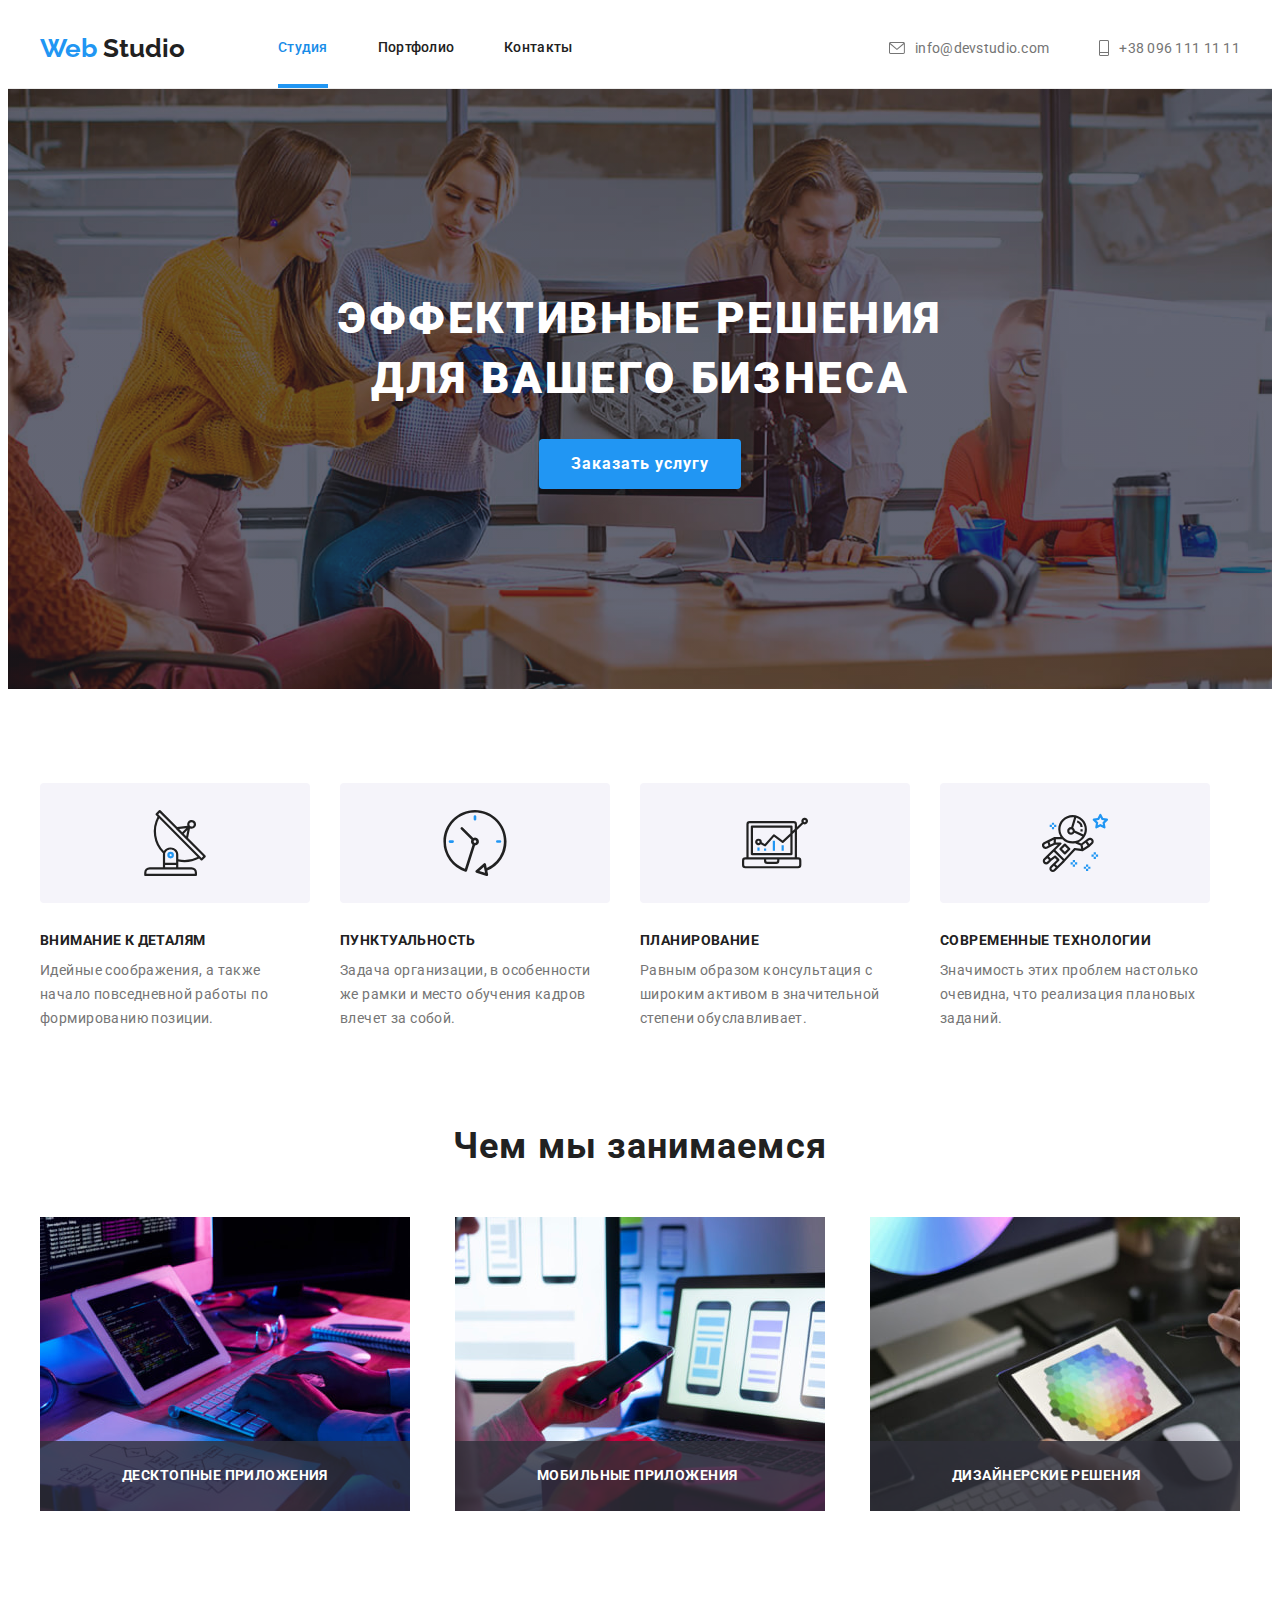
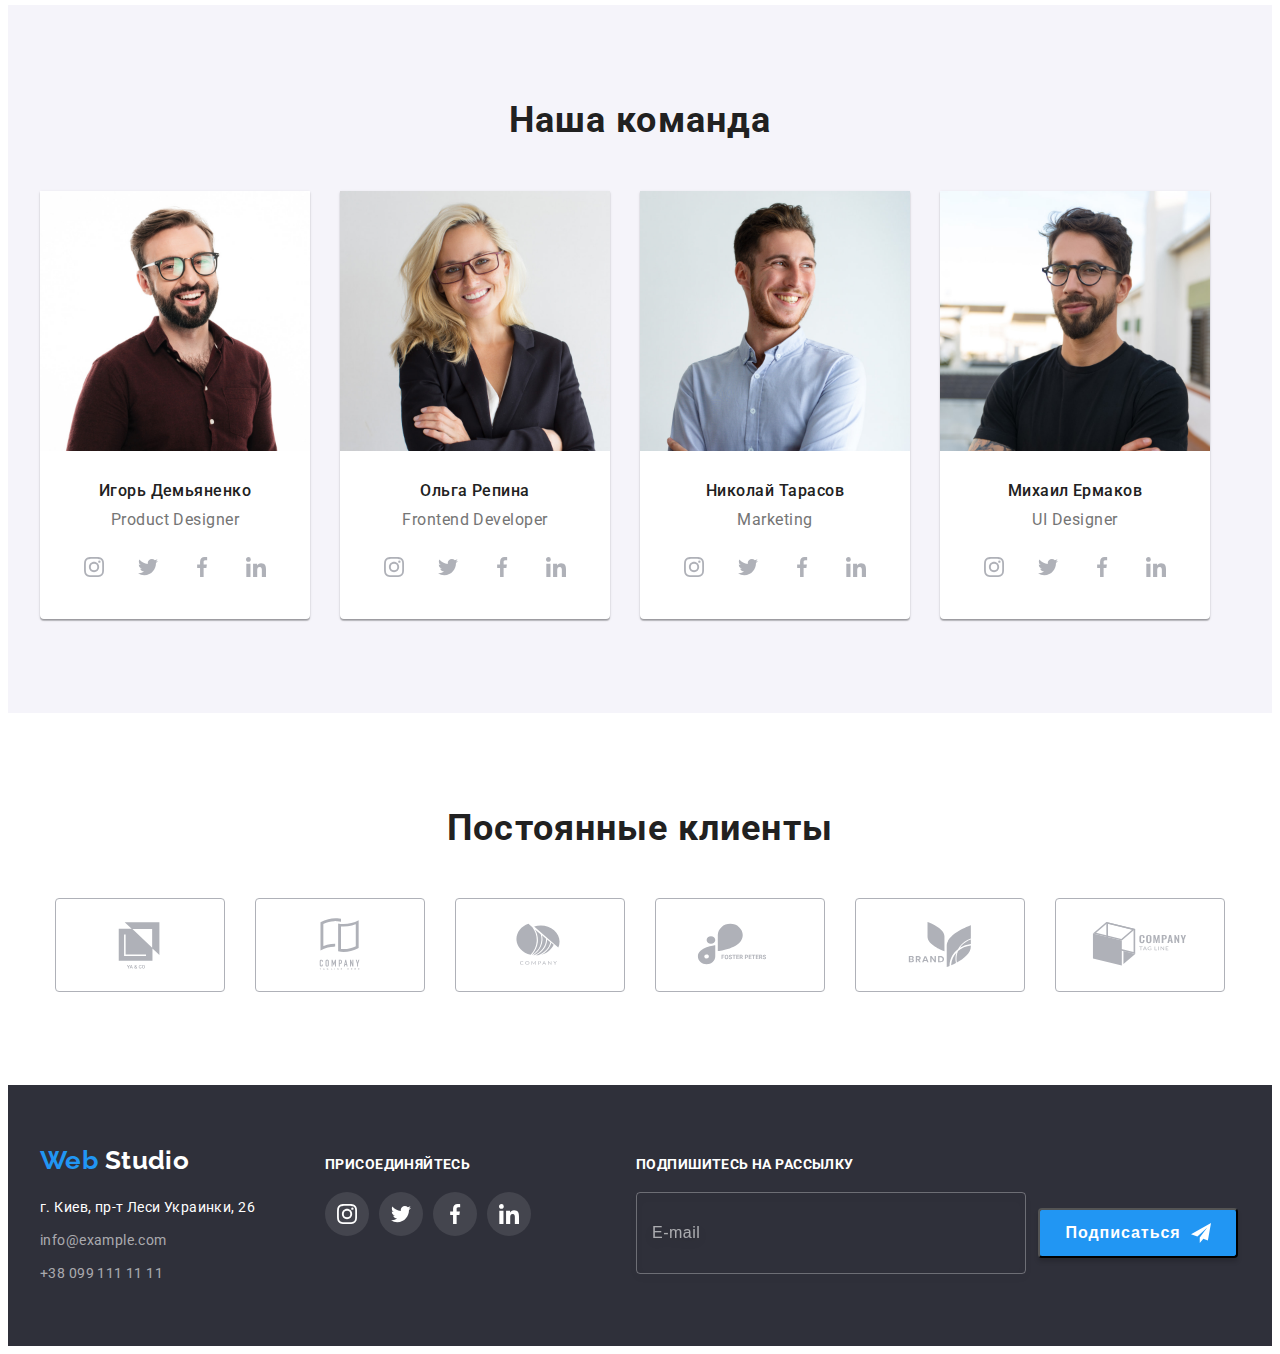
<file: index.html>
<!DOCTYPE html>
<html lang="ru">
	<head>
		<meta charset="UTF-8" />
		<meta http-equiv="X-UA-Compatible" content="IE=edge" />
		<meta name="viewport" content="width=device-width, initial-scale=1.0" />
		<title>Document</title>
		<!-- project fonts -->
		<link rel="preconnect" href="https://fonts.googleapis.com" />
		<link rel="preconnect" href="https://fonts.gstatic.com" crossorigin />
		<link
			href="https://fonts.googleapis.com/css2?family=Raleway:wght@700&family=Roboto:wght@400;500;700;900&display=swap"
			rel="stylesheet"
		/>
		<link
			rel="stylesheet"
			href="https://cdnjs.cloudflare.com/ajax/libs/modern-normalize/1.1.0/modern-normalize.min.css"
			integrity="sha512-wpPYUAdjBVSE4KJnH1VR1HeZfpl1ub8YT/NKx4PuQ5NmX2tKuGu6U/JRp5y+Y8XG2tV+wKQpNHVUX03MfMFn9Q=="
			crossorigin="anonymous"
			referrerpolicy="no-referrer"
		/>
		<link rel="stylesheet" href="./css/styles.css" />
	</head>
	<body>
		<!-- site head -->
		<header class="head">
			<div class="container head-container">
				<nav class="head-base-nav">
					<a class="site-logo" href="index.html" lang="en">
						Web
						<span class="site-logo-part">Studio</span>
					</a>
					<ul class="navigation">
						<li class="navigation-list">
							<a class="navigation-links current" href="index.html">Студия</a>
						</li>
						<li class="navigation-list"><a class="navigation-links" href="./portfolio.html">Портфолио</a></li>
						<li class="navigation-list"><a class="navigation-links" href="#">Контакты</a></li>
					</ul>
				</nav>
				<ul class="head-contacts">
					<li class="head-contacts-list">
						<a class="navigation-contacts" href="mailto:info@devstudio.com">
							<svg class="mail-logo" width="16" height="12">
								<use href="./images/sprite.svg#icon-envelope"></use>
							</svg>
							info@devstudio.com
						</a>
					</li>
					<li class="head-contacts-list">
						<a class="navigation-contacts" href="tel:+380961111111">
							<svg class="phone-icon" width="10" height="16">
								<use href="./images/sprite.svg#icon-phone"></use>
							</svg>
							+38 096 111 11 11
						</a>
					</li>
				</ul>
			</div>
		</header>
		<main>
			<!-- heroic -->
			<section class="heroic">
				<div class="container hero-container">
					<h1 class="heroic-header">Эффективные решения для вашего бизнеса</h1>
					<button class="heroic-button" type="button" data-modal-open>Заказать услугу</button>
					<div class="backdrop is-hidden" data-modal>
						<div class="modal-wrapper">
							<strong class="modal-form-title">Оставьте свои данные, мы вам перезвоним</strong>
							<form class="modal-form">
								<!-- user data -->
								<ul class="form-list">
									<li class="form-element">
										<label class="form-element-label">
											<span class="form-label">Имя</span>
											<input class="form-element-input" type="text" name="user-name" />
											<svg class="form-icon" width="12" height="12">
												<use href="./images/sprite.svg#modal-person"></use>
											</svg>
										</label>
									</li>
									<li class="form-element">
										<label class="form-element-label">
											<span class="form-label">Телефон</span>
											<input class="form-element-input" type="tel" name="user-phone" />
											<svg class="form-icon" width="13" height="13">
												<use href="./images/sprite.svg#modal-phone"></use>
											</svg>
										</label>
									</li>
									<li class="form-element">
										<label class="form-element-label">
											<span class="form-label">Почта</span>
											<input class="form-element-input" type="email" name="user-mail" />
											<svg class="form-icon" width="15" height="12">
												<use href="./images/sprite.svg#modal-mail"></use>
											</svg>
										</label>
									</li>

									<!-- Comments block -->
									<li class="modal-form-comment">
										<label class="form-element-label">
											<span class="form-label">Комментарий</span>
											<textarea
												class="comment-area"
												name="textarea"
												cols="30"
												rows="10"
												placeholder="Введите текст"
											></textarea>
										</label>
									</li>
								</ul>
								<!-- Policy agreement form -->
								<label class="form-policy-group" for="conditions">
									<input class="checkbox visually-hidden" type="checkbox" name="conditions-agreement" id="conditions" />
									<span class="custom-checkbox">
										<svg class="custom-checkbox-icon" width="11" height="8">
											<use href="./images/check.svg#icon-Vector"></use>
										</svg>
									</span>
									<span class="form-policy-description">
										Соглашаюсь с рассылкой и принимаю
										<span><a class="policy-link" href="#">Условия договора</a></span>
									</span>
								</label>

								<!-- Submit button -->
								<button class="submit-btn" type="submit">Отправить</button>
								<!-- exit form button -->
								<button class="modal-btn" type="button" data-modal-close>
									<svg class="modal-close-btn" width="11" height="11">
										<use href="./images/close.svg#close"></use>
									</svg>
								</button>
							</form>
						</div>
					</div>
				</div>
			</section>
			<!-- our feauters -->
			<section class="feauters section">
				<div class="container">
					<h2 class="feauters-head" hidden>Наши особенности</h2>
					<ul class="feauters-list">
						<li class="features-list-block">
							<div class="feauters-icon-container">
								<svg width="66" height="70">
									<use href="./images/feauters.svg#icon-antenna"></use>
								</svg>
							</div>

							<h3 class="feauters-chapters">Внимание к деталям</h3>

							<p class="feauters-text">
								Идейные соображения, а также начало повседневной работы по формированию позиции.
							</p>
						</li>
						<li class="features-list-block">
							<div class="feauters-icon-container">
								<svg width="66" height="70">
									<use href="./images/feauters.svg#icon-clock"></use>
								</svg>
							</div>

							<h3 class="feauters-chapters">Пунктуальность</h3>

							<p class="feauters-text">
								Задача организации, в особенности же рамки и место обучения кадров влечет за собой.
							</p>
						</li>
						<li class="features-list-block">
							<div class="feauters-icon-container">
								<svg width="66" height="70">
									<use href="./images/feauters.svg#icon-diagram"></use>
								</svg>
							</div>
							<h3 class="feauters-chapters">Планирование</h3>
							<p class="feauters-text">
								Равным образом консультация с широким активом в значительной степени обуславливает.
							</p>
						</li>
						<li class="features-list-block">
							<div class="feauters-icon-container">
								<svg width="66" height="70">
									<use href="./images/feauters.svg#icon-astronaut"></use>
								</svg>
							</div>

							<h3 class="feauters-chapters">Современные технологии</h3>

							<p class="feauters-text">Значимость этих проблем настолько очевидна, что реализация плановых заданий.</p>
						</li>
					</ul>
				</div>
			</section>
			<!-- our activities  -->
			<section class="activities section">
				<div class="container">
					<h2 class="activities-head">Чем мы занимаемся</h2>
					<ul class="activities-list">
						<li class="activities-imagies">
							<img
								class="activities-img"
								src="./images/activities/img1.jpg"
								alt="Разработка бизнес сайтов"
								width="370"
							/>
							<p class="activities-imagies-description">Десктопные приложения</p>
						</li>
						<li class="activities-imagies">
							<img src="./images/activities/img2.jpg" alt="Адаптивная верстка" width="370" />
							<p class="activities-imagies-description">Мобильные приложения</p>
						</li>
						<li class="activities-imagies">
							<img src="./images/activities/img3.jpg" alt="Разработка дизайна сайта" width="370" />
							<p class="activities-imagies-description">Дизайнерские решения</p>
						</li>
					</ul>
				</div>
			</section>
			<!-- our team -->
			<section class="team section">
				<div class="container">
					<h2 class="team-head">Наша команда</h2>
					<ul class="team-list">
						<li class="team-member">
							<img src="./images/team/igor-demjanenko.jpg" alt="Product Designer" width="270" />
							<div class="team-member-info">
								<h3 class="team-member-name">Игорь Демьяненко</h3>
								<p class="team-member-position" lang="en">Product Designer</p>
								<ul class="team-social-links">
									<li class="team-social-items">
										<a class="team-social-link" href="#" rel="noopener noreferrer" aria-label="иконка Instagramm">
											<svg class="team-social-icon" width="20" height="20">
												<use href="./images/sprite.svg#icon-instagram"></use>
											</svg>
										</a>
									</li>
									<li class="team-social-items">
										<a class="team-social-link" href="#" rel="noopener noreferrer" aria-label="иконка Twitter">
											<svg class="team-social-icon" width="20" height="20">
												<use href="./images/sprite.svg#icon-twitter"></use>
											</svg>
										</a>
									</li>
									<li class="team-social-items">
										<a class="team-social-link" href="#" rel="noopener noreferrer" aria-label="иконка Facebook">
											<svg class="team-social-icon" width="20" height="20">
												<use href="./images/sprite.svg#icon-facebook"></use>
											</svg>
										</a>
									</li>
									<li class="team-social-items">
										<a class="team-social-link" href="#" rel="noopener noreferrer" aria-label="иконка LinkedIn">
											<svg class="team-social-icon" width="20" height="20">
												<use href="./images/sprite.svg#icon-linkedin"></use>
											</svg>
										</a>
									</li>
								</ul>
							</div>
						</li>
						<li class="team-member">
							<img src="./images/team/olga-repina.jpg" alt="Frontend Developer" width="270" />
							<div class="team-member-info">
								<h3 class="team-member-name">Ольга Репина</h3>
								<p class="team-member-position" lang="en">Frontend Developer</p>
								<ul class="team-social-links">
									<li class="team-social-items">
										<a class="team-social-link" href="#" rel="noopener noreferrer" aria-label="иконка Instagramm">
											<svg class="team-social-icon" width="20" height="20">
												<use href="./images/sprite.svg#icon-instagram"></use>
											</svg>
										</a>
									</li>
									<li class="team-social-items">
										<a class="team-social-link" href="#" rel="noopener noreferrer" aria-label="иконка Twitter">
											<svg class="team-social-icon" width="20" height="20">
												<use href="./images/sprite.svg#icon-twitter"></use>
											</svg>
										</a>
									</li>
									<li class="team-social-items">
										<a class="team-social-link" href="#" rel="noopener noreferrer" aria-label="иконка Facebook">
											<svg class="team-social-icon" width="20" height="20">
												<use href="./images/sprite.svg#icon-facebook"></use>
											</svg>
										</a>
									</li>
									<li class="team-social-items">
										<a class="team-social-link" href="#" rel="noopener noreferrer" aria-label="иконка LinkedIn">
											<svg class="team-social-icon" width="20" height="20">
												<use href="./images/sprite.svg#icon-linkedin"></use>
											</svg>
										</a>
									</li>
								</ul>
							</div>
						</li>
						<li class="team-member">
							<img src="./images/team/nikolay-tarasov.jpg" alt="Marketing" width="270" />
							<div class="team-member-info">
								<h3 class="team-member-name">Николай Тарасов</h3>
								<p class="team-member-position" lang="en">Marketing</p>
								<ul class="team-social-links">
									<li class="team-social-items">
										<a class="team-social-link" href="#" rel="noopener noreferrer" aria-label="иконка Instagramm">
											<svg class="team-social-icon" width="20" height="20">
												<use href="./images/sprite.svg#icon-instagram"></use>
											</svg>
										</a>
									</li>
									<li class="team-social-items">
										<a class="team-social-link" href="#" rel="noopener noreferrer" aria-label="иконка Twitter">
											<svg class="team-social-icon" width="20" height="20">
												<use href="./images/sprite.svg#icon-twitter"></use>
											</svg>
										</a>
									</li>
									<li class="team-social-items">
										<a class="team-social-link" href="#" rel="noopener noreferrer" aria-label="иконка Facebook">
											<svg class="team-social-icon" width="20" height="20">
												<use href="./images/sprite.svg#icon-facebook"></use>
											</svg>
										</a>
									</li>
									<li class="team-social-items">
										<a class="team-social-link" href="#" rel="noopener noreferrer" aria-label="иконка LinkedIn">
											<svg class="team-social-icon" width="20" height="20">
												<use href="./images/sprite.svg#icon-linkedin"></use>
											</svg>
										</a>
									</li>
								</ul>
							</div>
						</li>
						<li class="team-member">
							<img src="./images/team/mikhail-ermakov.jpg" alt="Михаил Ермаков" width="270" />
							<div class="team-member-info">
								<h3 class="team-member-name">Михаил Ермаков</h3>
								<p class="team-member-position" lang="en">UI Designer</p>
								<ul class="team-social-links">
									<li class="team-social-items">
										<a class="team-social-link" href="#" rel="noopener noreferrer" aria-label="иконка Instagramm">
											<svg class="team-social-icon" width="20" height="20">
												<use href="./images/sprite.svg#icon-instagram"></use>
											</svg>
										</a>
									</li>
									<li class="team-social-items">
										<a class="team-social-link" href="#" rel="noopener noreferrer" aria-label="иконка Twitter">
											<svg class="team-social-icon" width="20" height="20">
												<use href="./images/sprite.svg#icon-twitter"></use>
											</svg>
										</a>
									</li>
									<li class="team-social-items">
										<a class="team-social-link" href="#" rel="noopener noreferrer" aria-label="иконка Facebook">
											<svg class="team-social-icon" width="20" height="20">
												<use href="./images/sprite.svg#icon-facebook"></use>
											</svg>
										</a>
									</li>
									<li class="team-social-items">
										<a class="team-social-link" href="#" rel="noopener noreferrer" aria-label="иконка LinkedIn">
											<svg class="team-social-icon" width="20" height="20">
												<use href="./images/sprite.svg#icon-linkedin"></use>
											</svg>
										</a>
									</li>
								</ul>
							</div>
						</li>
					</ul>
				</div>
			</section>
			<!-- our clients -->
			<section class="clients section">
				<div class="container">
					<h2 class="clients-header">Постоянные клиенты</h2>
					<ul class="clients-list">
						<li class="client-list-item">
							<a class="client-link" href="#">
								<svg class="client-item" width="106" height="60">
									<use href="./images/sprite.svg#icon-client-logo-1"></use>
								</svg>
							</a>
						</li>
						<li class="client-list-item">
							<a class="client-link" href="#">
								<svg class="client-item" width="106" height="60">
									<use href="./images/sprite.svg#icon-client-logo-2"></use>
								</svg>
							</a>
						</li>
						<li class="client-list-item">
							<a class="client-link" href="#">
								<svg class="client-item" width="106" height="60">
									<use href="./images/sprite.svg#icon-client-logo-3"></use>
								</svg>
							</a>
						</li>
						<li class="client-list-item">
							<a class="client-link" href="#">
								<svg class="client-item" width="106" height="60">
									<use href="./images/sprite.svg#icon-client-logo-4"></use>
								</svg>
							</a>
						</li>
						<li class="client-list-item">
							<a class="client-link" href="#">
								<svg class="client-item" width="106" height="60">
									<use href="./images/sprite.svg#icon-client-logo-5"></use>
								</svg>
							</a>
						</li>
						<li class="client-list-item">
							<a class="client-link" href="#">
								<svg class="client-item" width="106" height="60">
									<use href="./images/sprite.svg#icon-client-logo-6"></use>
								</svg>
							</a>
						</li>
					</ul>
				</div>
			</section>
		</main>
		<!-- footer -->
		<footer class="bottom">
			<div class="container bottom-container">
				<div class="bottom-address main">
					<a class="bottom-site-logo" href="index.html" lang="en">
						Web
						<span class="site-logo-part-2">Studio</span>
					</a>
					<address class="bottom-address">
						<p class="address">г. Киев, пр-т Леси Украинки, 26</p>
						<ul class="bottom-list">
							<li class="bottom-list-mail">
								<a class="bottom-nav-links" href="mailto:info@example.com">info@example.com</a>
							</li>
							<li>
								<a class="bottom-nav-links" href="tel:+380991111111">+38 099 111 11 11</a>
							</li>
						</ul>
					</address>
				</div>
				<div class="bottom-social">
					<p class="bottom-social-head">ПРИСОЕДИНЯЙТЕСЬ</p>
					<ul class="bottom-social-links">
						<li class="team-social-items">
							<a
								class="team-social-link bottom-social-link"
								href="#"
								rel="noopener noreferrer"
								aria-label="иконка Instagramm"
							>
								<svg class="team-social-icon" width="20" height="20">
									<use href="./images/sprite.svg#icon-instagram"></use>
								</svg>
							</a>
						</li>
						<li class="team-social-items">
							<a
								class="team-social-link bottom-social-link"
								href="#"
								rel="noopener noreferrer"
								aria-label="иконка Twitter"
							>
								<svg class="team-social-icon" width="20" height="20">
									<use href="./images/sprite.svg#icon-twitter"></use>
								</svg>
							</a>
						</li>
						<li class="team-social-items">
							<a
								class="team-social-link bottom-social-link"
								href="#"
								rel="noopener noreferrer"
								aria-label="иконка Facebook"
							>
								<svg class="team-social-icon" width="20" height="20">
									<use href="./images/sprite.svg#icon-facebook"></use>
								</svg>
							</a>
						</li>
						<li class="team-social-items">
							<a
								class="team-social-link bottom-social-link"
								href="#"
								rel="noopener noreferrer"
								aria-label="иконка LinkedIn"
							>
								<svg class="team-social-icon" width="20" height="20">
									<use href="./images/sprite.svg#icon-linkedin"></use>
								</svg>
							</a>
						</li>
					</ul>
				</div>
				<div class="bottom-sign">
					<p class="bottom-social-head">Подпишитесь на рассылку</p>
					<form class="bottom-form">
						<div class="input-group">
							<label for="user-mail"></label>
							<input class="input-form" type="text" name="user-mail" id="user-mail" placeholder="E-mail" />
						</div>
						<button class="bottom-submit-btn" type="submit">
							<span class="button-name">Подписаться</span>
							<svg width="20" height="20">
								<use href="./images/sprite.svg#telegram-icon"></use>
							</svg>
						</button>
					</form>
				</div>
			</div>
		</footer>
		<script src="./js/modal.js"></script>
	</body>
</html>
</file>
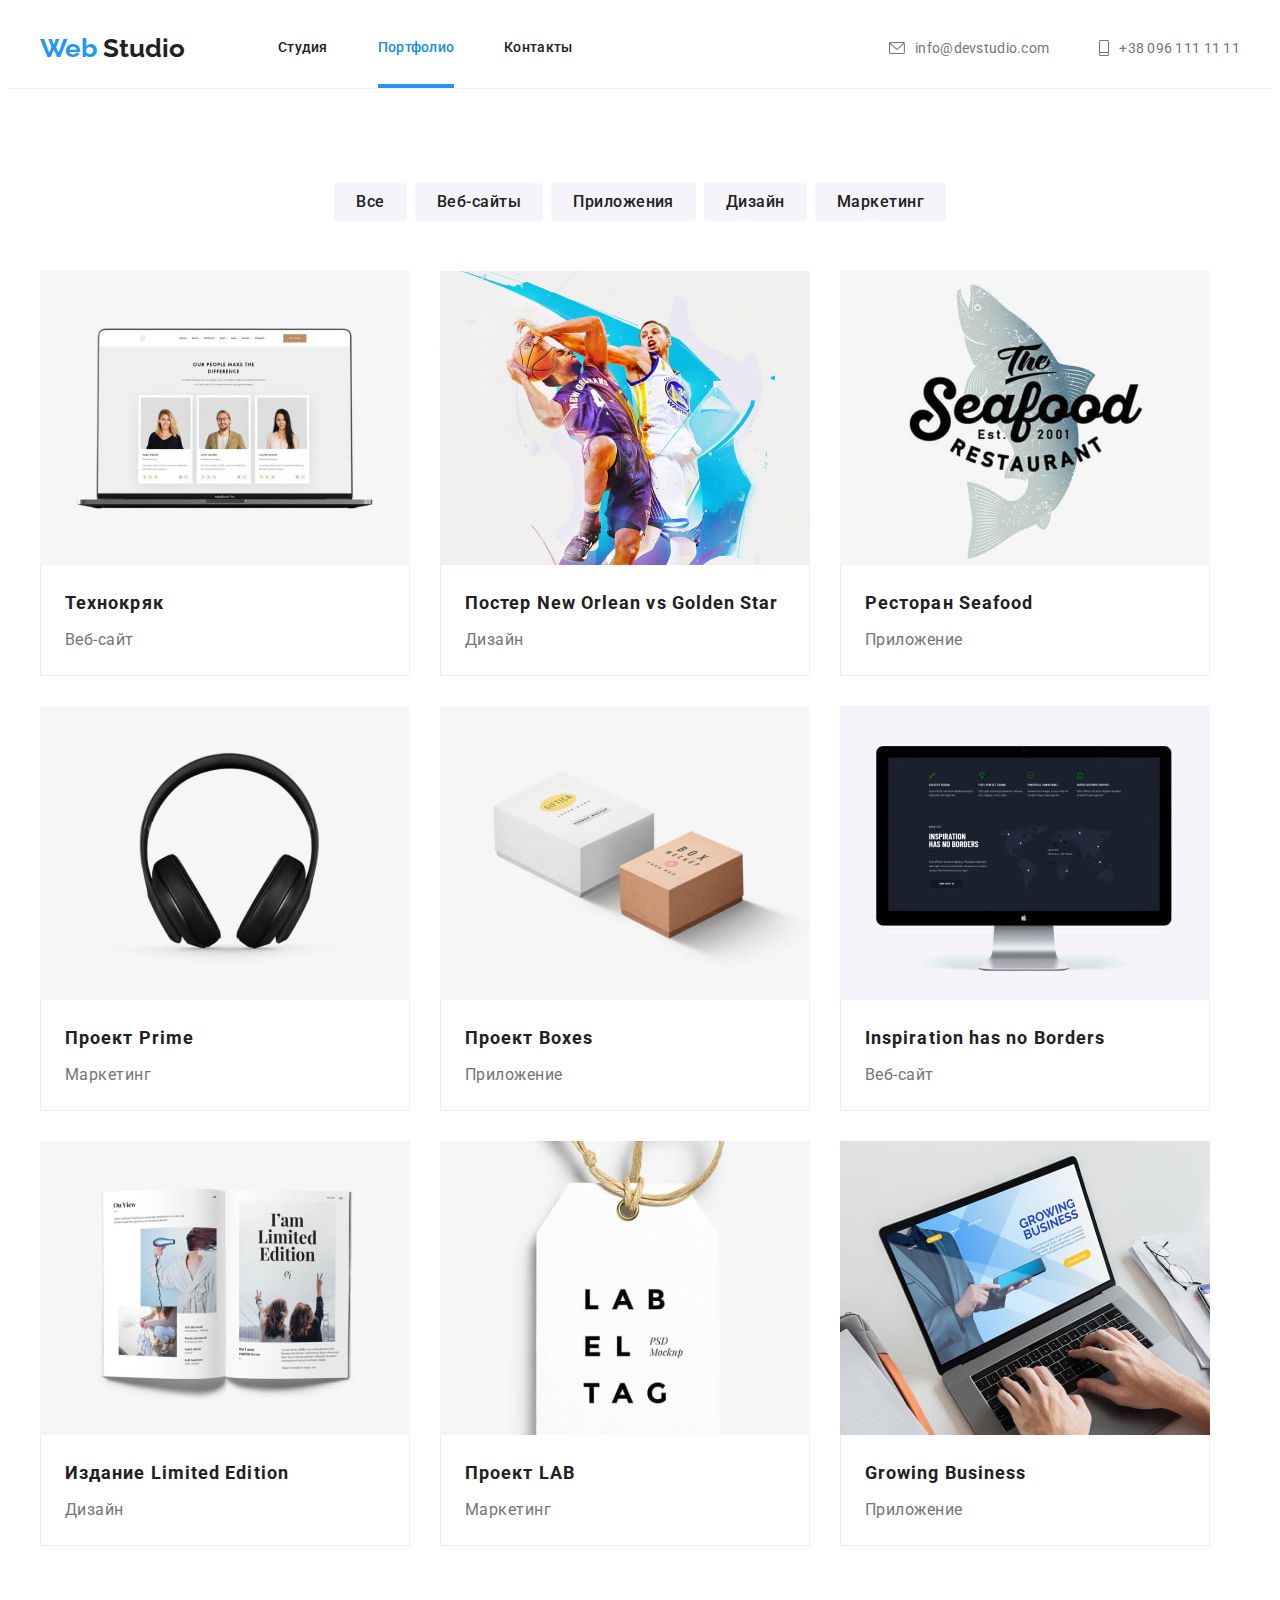
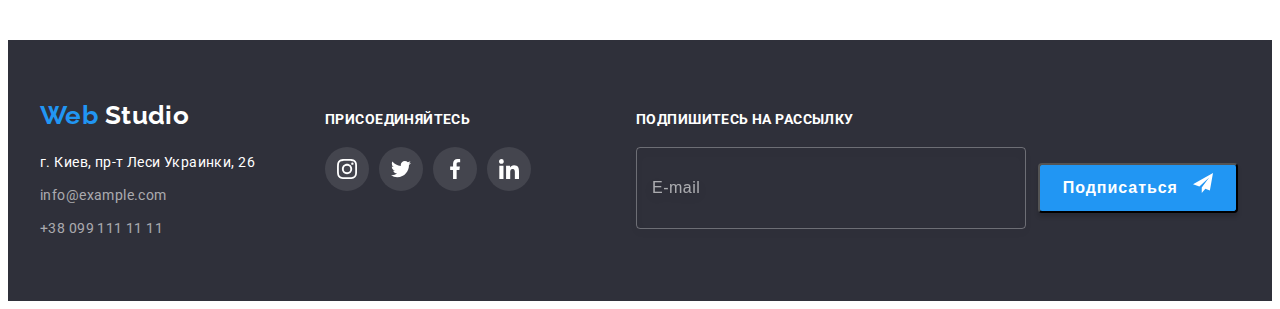
<file: portfolio.html>
<!DOCTYPE html>
<html lang="ru">
	<head>
		<meta charset="UTF-8" />
		<meta http-equiv="X-UA-Compatible" content="IE=edge" />
		<meta name="viewport" content="width=device-width, initial-scale=1.0" />
		<title>Document</title>
		<!-- project fonts -->
		<link rel="preconnect" href="https://fonts.googleapis.com" />
		<link rel="preconnect" href="https://fonts.gstatic.com" crossorigin />
		<link
			href="https://fonts.googleapis.com/css2?family=Raleway:wght@700&family=Roboto:wght@400;500;700;900&display=swap"
			rel="stylesheet"
		/>
		<link
			rel="stylesheet"
			href="https://cdnjs.cloudflare.com/ajax/libs/modern-normalize/1.1.0/modern-normalize.min.css"
			integrity="sha512-wpPYUAdjBVSE4KJnH1VR1HeZfpl1ub8YT/NKx4PuQ5NmX2tKuGu6U/JRp5y+Y8XG2tV+wKQpNHVUX03MfMFn9Q=="
			crossorigin="anonymous"
			referrerpolicy="no-referrer"
		/>
		<link rel="stylesheet" href="./css/styles.css" />
	</head>
	<body>
		<!-- site head -->
		<header class="head">
			<div class="container head-container">
				<nav class="head-base-nav">
					<a class="site-logo" href="index.html" lang="en">
						Web
						<span class="site-logo-part">Studio</span>
					</a>
					<ul class="navigation">
						<li class="navigation-list">
							<a class="navigation-links" href="./index.html">Студия</a>
						</li>
						<li class="navigation-list"><a class="navigation-links current" href="./portfolio.html">Портфолио</a></li>
						<li class="navigation-list"><a class="navigation-links" href="#">Контакты</a></li>
					</ul>
				</nav>
				<ul class="head-contacts">
					<li class="head-contacts-list">
						<a class="navigation-contacts" href="mailto:info@devstudio.com">
							<svg class="mail-logo" width="16" height="12">
								<use href="./images/sprite.svg#icon-envelope"></use>
							</svg>
							info@devstudio.com
						</a>
					</li>
					<li class="head-contacts-list">
						<a class="navigation-contacts" href="tel:+380961111111">
							<svg class="phone-icon" width="10" height="16">
								<use href="./images/sprite.svg#icon-phone"></use>
							</svg>
							+38 096 111 11 11
						</a>
					</li>
				</ul>
			</div>
		</header>
		<main>
			<!-- portfolio section -->
			<section class="portfolio section">
				<div class="container">
					<h1 class="portfolio-head" hidden>Портфолио</h1>
					<!-- filter butttons -->
					<ul class="portfolio-button-list">
						<li class="portfolio-buttons"><button class="filter-button" type="button">Все</button></li>
						<li class="portfolio-buttons"><button class="filter-button" type="button">Веб-сайты</button></li>
						<li class="portfolio-buttons"><button class="filter-button" type="button">Приложения</button></li>
						<li class="portfolio-buttons"><button class="filter-button" type="button">Дизайн</button></li>
						<li class="portfolio-buttons"><button class="filter-button" type="button">Маркетинг</button></li>
					</ul>
					<!-- portfolio references -->
					<ul class="portfolio-list">
						<li class="portfolio-item">
							<a class="portfolio-item-box" href="#">
								<div class="Image-styles">
									<img class="portfolio-image" src="./images/portfolio/project-1.jpg" alt="Технокряк" width="370" />
									<p class="overlay-text">
										Ресурс предлагает комплексные предложения с разным уровнем функционала и сервисов. Все это позволит
										посетителю получить исчерпывающие сведения о компании или частном лице.
									</p>
								</div>
								<div class="card-context">
									<h2 class="portfolio-item-head">Технокряк</h2>
									<p class="portfolio-item-class">Веб-сайт</p>
								</div>
							</a>
						</li>
						<li class="portfolio-item">
							<a class="portfolio-item-box" href="#">
								<div class="Image-styles">
									<img
										class="portfolio-image"
										src="./images/portfolio/project-2.jpg"
										alt="Постер New Orlean vs Golden Star"
										width="370"
									/>
									<p class="overlay-text">
										Ресурс предлагает комплексные предложения с разным уровнем функционала и сервисов. Все это позволит
										посетителю получить исчерпывающие сведения о компании или частном лице.
									</p>
								</div>
								<div class="card-context">
									<h2 class="portfolio-item-head">
										Постер
										<span lang="en">New Orlean vs Golden Star</span>
									</h2>
									<p class="portfolio-item-class">Дизайн</p>
								</div>
							</a>
						</li>

						<li class="portfolio-item">
							<a class="portfolio-item-box" href="#">
								<div class="Image-styles">
									<img
										class="portfolio-image"
										src="./images/portfolio/project-3.jpg"
										alt="Ресторан Seafood"
										width="370"
									/>
									<p class="overlay-text">
										Ресурс предлагает комплексные предложения с разным уровнем функционала и сервисов. Все это позволит
										посетителю получить исчерпывающие сведения о компании или частном лице.
									</p>
								</div>
								<div class="card-context">
									<h2 class="portfolio-item-head">
										Ресторан
										<span lang="en">Seafood</span>
									</h2>
									<p class="portfolio-item-class">Приложение</p>
								</div>
							</a>
						</li>
						<li class="portfolio-item">
							<a class="portfolio-item-box" href="#">
								<div class="Image-styles">
									<img class="portfolio-image" src="./images/portfolio/project-4.jpg" alt="Проект Prime" width="370" />
									<p class="overlay-text">
										Ресурс предлагает комплексные предложения с разным уровнем функционала и сервисов. Все это позволит
										посетителю получить исчерпывающие сведения о компании или частном лице.
									</p>
								</div>
								<div class="card-context">
									<h2 class="portfolio-item-head">
										Проект
										<span lang="en">Prime</span>
									</h2>
									<p class="portfolio-item-class">Маркетинг</p>
								</div>
							</a>
						</li>
						<li class="portfolio-item">
							<a class="portfolio-item-box" href="#">
								<div class="Image-styles">
									<img class="portfolio-image" src="./images/portfolio/project-5.jpg" alt="Проект Boxes" width="370" />
									<p class="overlay-text">
										Ресурс предлагает комплексные предложения с разным уровнем функционала и сервисов. Все это позволит
										посетителю получить исчерпывающие сведения о компании или частном лице.
									</p>
								</div>
								<div class="card-context">
									<h2 class="portfolio-item-head">
										Проект
										<span lang="en">Boxes</span>
									</h2>
									<p class="portfolio-item-class">Приложение</p>
								</div>
							</a>
						</li>
						<li class="portfolio-item">
							<a class="portfolio-item-box" href="#">
								<div class="Image-styles">
									<img
										class="portfolio-image"
										src="./images/portfolio/project-6.jpg"
										alt="Inspiration has no Borders"
										width="370"
									/>
									<p class="overlay-text">
										Ресурс предлагает комплексные предложения с разным уровнем функционала и сервисов. Все это позволит
										посетителю получить исчерпывающие сведения о компании или частном лице.
									</p>
								</div>
								<div class="card-context">
									<h2 class="portfolio-item-head" lang="en">Inspiration has no Borders</h2>
									<p class="portfolio-item-class">Веб-сайт</p>
								</div>
							</a>
						</li>
						<li class="portfolio-item">
							<a class="portfolio-item-box" href="#">
								<div class="Image-styles">
									<img
										class="portfolio-image"
										src="./images/portfolio/project-7.jpg"
										alt="Издание Limited Edition"
										width="370"
									/>
									<p class="overlay-text">
										Ресурс предлагает комплексные предложения с разным уровнем функционала и сервисов. Все это позволит
										посетителю получить исчерпывающие сведения о компании или частном лице.
									</p>
								</div>
								<div class="card-context">
									<h2 class="portfolio-item-head">
										Издание
										<span lang="en">Limited Edition</span>
									</h2>
									<p class="portfolio-item-class">Дизайн</p>
								</div>
							</a>
						</li>
						<li class="portfolio-item">
							<a class="portfolio-item-box" href="#">
								<div class="Image-styles">
									<img class="portfolio-image" src="./images/portfolio/project-8.jpg" alt="Проект LAB" width="370" />
									<p class="overlay-text">
										Ресурс предлагает комплексные предложения с разным уровнем функционала и сервисов. Все это позволит
										посетителю получить исчерпывающие сведения о компании или частном лице.
									</p>
								</div>
								<div class="card-context">
									<h2 class="portfolio-item-head">
										Проект
										<span lang="en">LAB</span>
									</h2>
									<p class="portfolio-item-class">Маркетинг</p>
								</div>
							</a>
						</li>
						<li class="portfolio-item">
							<a class="portfolio-item-box" href="#">
								<div class="Image-styles">
									<img
										class="portfolio-image"
										src="./images/portfolio/project-9.jpg"
										alt="Growing Business"
										width="370"
									/>
									<p class="overlay-text">
										Ресурс предлагает комплексные предложения с разным уровнем функционала и сервисов. Все это позволит
										посетителю получить исчерпывающие сведения о компании или частном лице.
									</p>
								</div>
								<div class="card-context">
									<h2 class="portfolio-item-head" lang="en">Growing Business</h2>
									<p class="portfolio-item-class">Приложение</p>
								</div>
							</a>
						</li>
					</ul>
				</div>
			</section>
		</main>
		<!-- footer -->
		<footer class="bottom">
			<div class="container bottom-container">
				<div class="bottom-address main">
					<a class="bottom-site-logo" href="index.html" lang="en">
						Web
						<span class="site-logo-part-2">Studio</span>
					</a>
					<address class="bottom-address">
						<p class="address">г. Киев, пр-т Леси Украинки, 26</p>
						<ul class="bottom-list">
							<li class="bottom-list-mail">
								<a class="bottom-nav-links" href="mailto:info@example.com">info@example.com</a>
							</li>
							<li>
								<a class="bottom-nav-links" href="tel:+380991111111">+38 099 111 11 11</a>
							</li>
						</ul>
					</address>
				</div>
				<div class="bottom-social">
					<p class="bottom-social-head">ПРИСОЕДИНЯЙТЕСЬ</p>
					<ul class="bottom-social-links">
						<li class="team-social-items">
							<a
								class="team-social-link bottom-social-link"
								href="#"
								rel="noopener noreferrer"
								aria-label="иконка Instagramm"
							>
								<svg class="team-social-icon" width="20" height="20">
									<use href="./images/sprite.svg#icon-instagram"></use>
								</svg>
							</a>
						</li>
						<li class="team-social-items">
							<a
								class="team-social-link bottom-social-link"
								href="#"
								rel="noopener noreferrer"
								aria-label="иконка Twitter"
							>
								<svg class="team-social-icon" width="20" height="20">
									<use href="./images/sprite.svg#icon-twitter"></use>
								</svg>
							</a>
						</li>
						<li class="team-social-items">
							<a
								class="team-social-link bottom-social-link"
								href="#"
								rel="noopener noreferrer"
								aria-label="иконка Facebook"
							>
								<svg class="team-social-icon" width="20" height="20">
									<use href="./images/sprite.svg#icon-facebook"></use>
								</svg>
							</a>
						</li>
						<li class="team-social-items">
							<a
								class="team-social-link bottom-social-link"
								href="#"
								rel="noopener noreferrer"
								aria-label="иконка LinkedIn"
							>
								<svg class="team-social-icon" width="20" height="20">
									<use href="./images/sprite.svg#icon-linkedin"></use>
								</svg>
							</a>
						</li>
					</ul>
				</div>
				<div class="bottom-sign">
					<p class="bottom-social-head">Подпишитесь на рассылку</p>
					<form class="bottom-form">
						<div class="input-group">
							<label for="user-mail"></label>
							<input class="input-form" type="text" name="user-mail" id="user-mail" placeholder="E-mail" />
						</div>
						<button class="bottom-submit-btn" type="submit">
							<div class="button-decoration">
								<span class="button-name">Подписаться</span>
								<svg width="20" height="20">
									<use href="./images/sprite.svg#telegram-icon"></use>
								</svg>
							</div>
						</button>
					</form>
				</div>
			</div>
		</footer>
	</body>
</html>
</file>
<file: css/styles.css>
:root {
    --main-text-color: #212121;
    --secondary-text-color: #757575;
    --main-button-text-color: #FFFFFF;
    --main-background-color: #FFFFFF;
    --secobdary-background-color: #E5E5E5;
    --third-background-color:#F5F4FA;
    --heroic-background-color: #2F303A;
    --main-hover-color: #2196F3;
    --heroic-button-hover:#188CE8;
    --bottom-links-color: rgba(255, 255, 255, 0.6);
    --head-border-line-color: #ECECEC;
    --heroic-gradient: rgba(47, 48, 58, 0.4);
    --social-icon-color:#AFB1B8;
    --bottom-social-link-background:rgba(255, 255, 255, 0.1);
    --activities-img-ontop:rgba(47, 48, 58, 0.8);
    --btn-border:rgba(0, 0, 0, 0.1);
    --footer-e-mail: rgba(255, 255, 255, 0.6);

    --amination: 250ms cubic-bezier(0.4, 0, 0.2, 1);
    
}

/*~~~~~~~~~~~~~~~~~~
 common body styles 
 ~~~~~~~~~~~~~~~~~~*/

body {
    font-family: 'Roboto', sans-serif;
    color:var(--main-text-color);
    background-color: var(--main-background-color);
    font-size: 14px;
}

h1, 
h2, 
h3, 
h4, 
h5, 
h6, 
p {
    margin: 0px;
}

img {
    display: block;
}
ul {
    padding-inline-start: 0px;
    margin-block-end: 0px;
    margin-block-start: 0px;
}

/* ~~~~~~
container
~~~~~~~~*/

.container {
    width: 1200px;
    padding-left: 15px;
    padding-right: 15px;
    margin-left: auto;
    margin-right: auto;
    /* outline: 1px solid tomato; */
}

/*~~~~~~~~~~~~ 
Common section
~~~~~~~~~~~~~~*/

.section {
    padding-top: 94px;
    padding-bottom: 94px;
}
/*~~~~~~~~~~~~ 
visually-hidden
~~~~~~~~~~~~~~*/

.visually-hidden {
    position: absolute;
    width: 1px;
    height: 1px;
    margin: -1px;
    border: 0;
    padding: 0;

    white-space: nowrap;
    clip-path: inset(100%);
    clip: rect(0 0 0 0);
    overflow: hidden;
}


/*~~~~~~~~~~~~
header styles 
~~~~~~~~~~~~~*/

.head {
    background-color: var(--main-background-color);
    list-style-type: none;
    border-bottom: 1px solid var(--head-border-line-color);
    align-items: center;
}
.head-container {
    display: flex;
    align-items: center;
}
.head-base-nav {
    display: flex;
    align-items: center;
}
.head-contacts {
    display: flex;
    align-items: center;
}
.navigation-contacts {
    display: flex;
    align-items: center;
}
.mail-logo {
    margin-right: 10px;
    fill: var(--secondary-text-color);
}
.phone-icon {
    margin-right: 10px;
    fill: var(--secondary-text-color);
}
   
.site-logo {  
  
    font-weight: 700;
    font-family: 'Raleway';
    font-size: 26px;
    line-height: 1.19;
    text-decoration: none;
    color: var(--main-hover-color);
    tab-size: 0px;
    margin-right: 93px;
    padding-top: 24px;
    padding-bottom: 24px;

  
}
.site-logo-part {
    color: var(--main-text-color);
}

.navigation {
    list-style-type: none;
    padding-left: 0px;
    display: flex;
    align-items: center;
    margin-bottom: 0;
    margin-top: 0;
}
.navigation-list {
    margin-right: 50px;
}
.navigation-list:last-child {
    margin-right: 0;
}
.navigation-links {
    text-decoration: none;
    font-weight: 500;
    line-height: 1.14;
    letter-spacing: 0.02em;
    color: currentColor;
    display: block;
    padding-bottom: 32px;
    padding-top: 32px;
    position: relative;
    transition: color var(--amination);
}
/* .navigation-links::after {
    transition: color 250ms cubic-bezier(0.4, 0, 0.2, 1);
} */

.navigation-links:last-child {
    margin-right: 0;
}
.current::after    {
    position: absolute;
    bottom: 0px;
    left: 0px;

    content: "";
    display: block;
    width: 100%;
    height: 4px;
    background-color: var(--main-hover-color);
}
.head-contacts {
    list-style-type: none;
    margin-left: auto;
    display: flex;
    margin-top: 0; 
    margin-bottom: 0;
}
.navigation-contacts {
    text-decoration: none;
    line-height: 16px;
    letter-spacing: 0.02em;
    color: var(--secondary-text-color);
    padding-bottom: 32px;
    padding-top: 32px;
    transition: color var(--amination);
}


.head-contacts-list {
    margin-right: 50px;
}
.head-contacts-list:last-child {
    margin-right: 0;
}
.current {
    color: var(--heroic-button-hover);
}


.navigation-contacts:hover,
.navigation-contacts:focus

 {
    color: var(--main-hover-color);
}
.mail-logo,
.phone-icon
{
    transition: fill var(--amination);
}



.navigation-links:hover,
.navigation-links:focus {
    color: var(--main-hover-color);
}

.navigation-contacts:hover .mail-logo,
.navigation-contacts:focus .mail-logo,
.navigation-contacts:hover .phone-icon,
.navigation-contacts:focus .phone-icon
{
    fill: var(--main-hover-color);
}
/* ~~~~~~~~~~
modal-form 
~~~~~~~~~~~~~
*/
.backdrop {
    position: fixed;
    z-index: 10;
    top: 0;
    left: 0;
    width: 100%;
    height: 100%;
    background-color: rgba(0, 0, 0, 0.2);
    transition: opacity 300ms, visibility 300ms;
}

.backdrop.is-hidden {

    opacity: 0; 
    visibility: hidden; 
    pointer-events: none;
}

.modal-wrapper {
    
    position: absolute;
    top: 50%;
    left: 50%;
    transform: translate(-50%,-50%);
    background-color: var(--main-background-color);
    width: 528px;
    border-radius: 4px;
    padding: 40px;
}
.modal-btn {
    
    
    position: absolute;
    top: 8px;
    right: 8px;
    display: flex;
    align-items: center;
    justify-content: center;
   
    
    width: 30px;
    height: 30px;
    padding: 0px;

    border: 1px solid var(--btn-border);
    border-radius: 50%;
    background-color: var(--main-background-color);

    cursor: pointer;
    transition: border var(--amination);
}
.modal-btn:hover {
    border: 1px solid var(--main-hover-color) ;
}

.modal-close-bt {
    outline: transparent;
    transition: fill var(--amination);
}

.modal-btn:hover .modal-close-btn {
    fill: var(--main-hover-color);
   
}
.modal-form {
    width: 448px;
  
}
.modal-form-title {
    display: block;
    font-weight: 700;
    font-size: 20px;
    line-height: 1.15;
    text-align: center;
    letter-spacing: 0.03em;
    margin-bottom: 12px;
}
.form-element-label
 {
    display: block;
    position: relative;
}

.form-label {
    display: block;
    margin-bottom: 4px;
    font-size: 12px;
    line-height: 1.17;
    letter-spacing: 0.01em;
    color: var(--secondary-text-color);
}
.form-element-input {
    width: 100%;
    height: 40px;
    font-size: 16px;

    padding: 12px 42px;


    border: 1px solid rgba(33, 33, 33, 0.2);
    border-radius: 4px;

    outline: transparent;
    background-color: transparent;
    cursor: pointer;
    transition: border var(--amination);
}
.form-icon {
    position: absolute;
    top: 30px;
    left: 15px;
 
    transition: fill var(--amination);
    fill: var(--main-text-color);
}

.modal-form-comment {
    display: flex;
    flex-direction: column;
    margin-bottom: 20px;
}

.form-element-input:focus,
.form-element-input:hover
 {
    border: 1px solid var(--main-hover-color);
   
}
.form-element-input:focus + .form-icon, 
.form-element-input:hover + .form-icon
{
    fill: var(--main-hover-color);
}


.form-list {
    list-style-type: none;
}
.form-element {
    display: flex;
    flex-direction: column;
    margin-bottom: 10px;
}

.comment-area {
    
    width: 100%;
    outline: transparent;
    background-color: transparent;
    padding: 12px 16px;
    font-size: 16px;    
    
    resize: none;
    border: 1px solid rgba(33, 33, 33, 0.2);
    border-radius: 4px;
    transition: border var(--amination);
    cursor: pointer;
}
.comment-area:hover,
.comment-area:focus {
    border: 1px solid var(--main-hover-color);
}
.comment-area::placeholder {

        font-size: 14px;
        line-height: 1.14;
        letter-spacing: 0.01em;
        color: rgba(117, 117, 117, 0.5);
}
/* checkbox-styles */
.form-policy-group {
    display: flex;
    align-items: center;
    justify-content: center;
    margin-bottom: 30px;    
}


.custom-checkbox {
   
    width: 16px;
    height: 15px;
    display: flex;
    align-items: center;
    justify-content: center;
    margin-right: 7px;

    border: 2px solid var(--main-text-color);
    border-radius: 2px ;
    outline-offset: -2px;
    transition: background-color var(--amination);
    transition: border var(--amination);
}
.checkbox:focus +.custom-checkbox {
    border: 2px solid var(--main-hover-color);
}


.custom-checkbox-icon {
    opacity: 0;
    fill: var(--main-background-color);
    transition: opacity var(--amination);    
}
.checkbox:checked + .custom-checkbox  .custom-checkbox-icon {
    opacity: 1;
}
.checkbox:checked+.custom-checkbox {
    background-color: var(--main-hover-color);
    border: 2px solid var(--main-hover-color); ;
}
.form-policy-description {

 
    line-height: 1.71;
    letter-spacing: 0.03em;
    color: var(--secondary-text-color);
}
.policy-link {

    line-height: 1.71;
    letter-spacing: 0.03em;
    text-decoration: none;
    text-decoration-line: underline;

    color: var(--main-hover-color);

}


/* submit button */
.submit-btn {
        display: block;
        margin-right: auto;
        margin-left: auto;
        align-items: center;
        text-align: center;
        min-width: 200px;
        min-height: 50px;
        max-width: 240px;
        
        background-color: var(--main-hover-color);
        color: var(--main-button-text-color);
        font-weight: 700;
        box-shadow: 0px 4px 4px rgba(0, 0, 0, 0.15);
        border: 0px;
        border-radius: 4px;
        font-size: 16px;
        line-height: 1.88;
        letter-spacing: 0.06em;
        cursor: pointer;
        font-family: inherit;
        padding: 10px 32px;
}


/* ~~~~~~~~~~
heroic styles 
~~~~~~~~~~~~~
*/

.heroic {
    max-width: 1600px;
    margin-left: auto;
    margin-right: auto;


 
    background-image: linear-gradient(rgba(47, 48, 58, 0.4), rgba(47, 48, 58, 0.4)),
        url(../images/heroic/heroic.png);
   
    background-color: var(--heroic-background-color);
    background-repeat: no-repeat;
    background-position: center;
    background-size: cover;
    

    padding-top: 200px;
    padding-bottom: 200px;
}
.heroic-header {
    margin-bottom: 30px;
    font-weight: 900;
    font-size: 44px;
    line-height: 1.36;    
    text-align: center;
    letter-spacing: 0.06em;
    text-transform: uppercase;
    color: var(--main-button-text-color)
    
}
.heroic-button {
    display: block;
    margin-right: auto;
    margin-left: auto;
    align-items: center;
    text-align: center;
    min-width: 200px;
    min-height: 50px;
    max-width: 240px;
    
    background-color: var(--main-hover-color);
    color: var(--main-button-text-color);
    font-weight: 700;
    box-shadow: 0px 4px 4px rgba(0, 0, 0, 0.15);
    border: 0px;
    border-radius: 4px;
    font-size: 16px;
    line-height: 1.88;    
    letter-spacing: 0.06em;
    cursor: pointer;
    font-family: inherit;
    padding: 10px 32px;
    transition: color,box-shadow 1200ms ease;
   
}

.hero-container {
    width: 696px;
}

.heroic-button:hover,
.heroic-button:focus
 {
    background: var(--heroic-button-hover);
    box-shadow: 0px 4px 4px rgba(0, 0, 0, 0.15);
}

/*~~~~~~~~~~~~ 
feauter styles
 ~~~~~~~~~~~*/

.feauters-head {
    /* visibility: hidden; */
}
.feauters-list {
    list-style-type: none;
    display: flex;
 
}
.features-list-block {
    width: 270px;
}
.features-list-block:not(:last-child){
    margin-right: 30px;
}

.feauters-chapters {
    font-size: 14px;
    font-weight: 700;
    line-height: 1.14;
    letter-spacing: 0.03em;
    text-transform: uppercase;
    margin-bottom: 10px;
}
.feauters-text {
    line-height: 1.71;   
    letter-spacing: 0.03em;
    color: var(--secondary-text-color);
}
.feauters-icons-list {
    list-style-type: none;
    display: flex;
    align-items: center;
    justify-content:space-between;
}
.feauters-icon-container {
    width: 270px;
    height: 120px;
    background-color: var(--third-background-color);
    border-radius: 4px;
    display: flex;
    align-items: center;
    justify-content: center;
    margin-bottom: 30px;
}
/*~~~~~~~~~~~~ 
activities styles
 ~~~~~~~~~~~*/

.activities {
    padding-top: 0;
}
.activities-head {
    font-size: 36px;
    line-height: 1.17;
    font-weight: 700;
    text-align: center;
    letter-spacing: 0.03em;
    margin-bottom: 50px;
}
.activities-list {
    list-style-type: none;
    display: flex;
    justify-content: space-between;
}
.activities-imagies {
    position: relative;
}

.activities-imagies::before {
    text-align: center;
    bottom: 0px;
    left: 0px;
    content: "";
    display: block;
    width: 100%;
    height: 70px;
    position: absolute;
    z-index: 0; 
    background-color: var(--activities-img-ontop);
    
}
.activities-imagies-description {    
  
    position: absolute;
    bottom: 27px;
    left: 82px;
    font-weight: 700;
    line-height: 1.14;
    text-align: center;
    letter-spacing: 0.03em;
    text-transform: uppercase;
    color: var(--main-button-text-color);
}

/*~~~~~~~~~~
 Team styles
~~~~~~~~~~*/

.team {
    background-color: var(--third-background-color);
}
.team-head {
    font-size: 36px;
    font-weight: 700;
    line-height: 1.17;
    text-align: center;
    letter-spacing: 0.03em; 
    margin-bottom: 50px;
}
.team-list {
    list-style-type: none;
    display: flex;
    padding-left: 0;
    margin: 0;
}
.team-member {
    
    background: var(--main-background-color);   
    box-shadow: 0px 1px 3px rgba(0, 0, 0, 0.12),
    0px 1px 1px rgba(0, 0, 0, 0.14),
    0px 2px 1px rgba(0, 0, 0, 0.2);
    border-radius: 0px 0px 4px 4px;
  
}
.team-member:not(:last-child){
    margin-right: 30px;
}
.team-member-info {
    padding: 30px 32px;
}
.team-member-name {
    font-weight: 500;
    font-size: 16px;
    line-height: 1.19;
    text-align: center;
    letter-spacing: 0.03em;
    margin-bottom: 10px;
}
.team-member-position {
    font-size: 16px;
    line-height: 1.19;
    text-align: center;
    letter-spacing: 0.03em;
    color: var(--secondary-text-color);
    margin-bottom: 16px;
}
.team-social-items:not(:last-child){
    margin-right: 10px;
} 


.team-social-links {
    list-style-type: none;
    display: flex;
    justify-content: center;
    align-items: center;
}
.team-social-link
{
    display: flex;
    justify-content: center;
    align-items: center;
    width: 44px;
    height: 44px;
    border-radius: 50%;
    fill: var(--social-icon-color) ;
    transition: background-color var(--amination);
}
.team-social-icon {
    transition: fill var(--amination);
}

.team-social-link:hover .team-social-icon,
.team-social-link:focus .team-social-icon
{
  
    fill: var(--main-button-text-color);
}
.team-social-link:hover,
.team-social-link:focus {
    background-color: var(--main-hover-color);
}
/*~~~~~~~~~~~ 
Clients styles 
~~~~~~~~~~~~*/

.clients-header {
font-weight: 700;
font-size: 36px;
line-height: 1.17;
text-align: center;
letter-spacing: 0.03em;
color: var(--main-text-color);
align-items: center;
margin-bottom: 50px;
}
.clients-list {
    list-style-type: none;
    display: flex;
    align-items: center;
    justify-content: center;
}
.client-list-item {
    display: flex;
    align-items: center;
    justify-content: center;
    width: 170px;
    height: 92px;


}
.client-link {
    display: flex;
    align-items: center;
    justify-content: center;
    width: 170px;
    height: 92px;
    border: 1px solid var(--social-icon-color);
    border-radius: 4px;
    transition: border,border-radius var(--amination);
}
.client-item {
    align-items: center;
    justify-content: center;
}
.client-list-item:not(:last-child) {
    margin-right: 30px;
}

.client-item {
    fill: var(--social-icon-color);
    transition: fill var(--amination);
}
.client-link:hover .client-item, 
.client-link:focus .client-item{

    fill: var(--main-hover-color);
}
.client-link:hover,
.client-link:focus {
    border: 1px solid var(--main-hover-color);
    border-radius: 4px;
}
/*~~~~~~~~~~~ 
Footer styles 
~~~~~~~~~~~~*/

.bottom {
    background-color: #2F303A;
    padding-top: 60px; 
    padding-bottom: 60px;
}
.bottom-container {
    display: flex;
    align-items: baseline;
}
.bottom-site-logo {
    display: inline-block;
    margin-bottom: 20px;
    font-weight: 700;
    font-family: 'Raleway';
    font-size: 26px;
    line-height: 1.19;
    text-decoration: none;
    color: var(--main-hover-color);
    tab-size: 0px;

    
}
.site-logo-part-2 {
    color: var(--main-button-text-color)
}

.main {
    margin-right: 70px;
}
.bottom-address {

    font-style: normal;
    line-height: 1.71;
    letter-spacing: 0.03em;
    color: var(--main-button-text-color)

}
.address {
    margin-bottom: 9px;
}
.bottom-list {
    list-style-type: none;
    padding-left: 0;
    margin: 0;
}
.bottom-nav-links {
    margin-bottom: 0;
    text-decoration: none;
    line-height: 1.71;
    letter-spacing: 0.03em;
    color: var(--bottom-links-color);
    transition: color var(--amination);
}
.bottom-list-mail {
    margin-bottom: 9px;
}

.bottom-nav-links:hover,
.bottom-nav-links:focus{
    color: var(--main-hover-color);
}
.bottom-social {
    margin-right: 105px;
}
.bottom-social-head {
    font-weight: 700;
    font-size: 14px;
    line-height: 16px;
    letter-spacing: 0.03em;
    text-transform: uppercase;

    color: var(--main-button-text-color);
    display: block;
    margin-bottom: 20px;
}
.bottom-social-links {
    display: flex;
    justify-content: left;
    align-items: center;
    list-style-type: none;
    
}
.bottom-social-link>.team-social-icon {
    fill: var(--main-button-text-color);
}
.bottom-social-link {
    background-color: var(--bottom-social-link-background);
}
.bottom-form {
    display: flex;
    align-items: center;
}
.bottom-submit-btn {
    font-weight: 700;
    font-size: 16px;
    line-height: 1.875;
    letter-spacing: 0.06em;
    
    color: var(--main-background-color);
    outline: transparent;
    
    display: flex;
    align-items: center;
    justify-content: center;
    margin-right: auto;
    margin-left: auto;
    align-items: center;
    text-align: center;
    min-width: 200px;
    min-height: 50px;
    max-width: 240px;
    
    cursor: pointer;
    background-color: var(--main-hover-color);
    box-shadow: 0px 4px 4px rgba(0, 0, 0, 0.15);
    border-radius: 4px;  
    transition: background-color var(--amination);
}
.bottom-submit-btn:hover,
.bottom-submit-btn:focus {
        background-color: var(--heroic-button-hover);
        box-shadow: 0px 4px 4px rgba(0, 0, 0, 0.15);
}

.button-name {
    margin-right: 10px;
}


.input-group {
    position: relative;
}
.input-form {
    width: 358px;
    height: 50px;
    margin-right: 12px;
    padding: 15px;
    
    background-color: transparent;
    outline: transparent;
    color: var(--main-background-color);
  
    font-size: 16px;
    transition: border var(--amination);

    border: 1px solid rgba(255, 255, 255, 0.3);
    filter: drop-shadow(0px 4px 4px rgba(0, 0, 0, 0.15));
    border-radius: 4px;
}
.input-form::placeholder {

        font-size: 16px;
        line-height: 20px;
        letter-spacing: 0.03em;
        color: var(--footer-e-mail);

}

.input-form:focus,
.input-form:hover
 {
    border: 1px solid var(--main-hover-color);

} 

.user-mail-text {
    position: absolute;
    top: 50%;
    left: 16px; 
    transform: translateY(-50%);

    font-size: 16px;
    line-height: 1.25;
    letter-spacing: 0.03em;
    
    color: var(--footer-e-mail);
}

/*~~~~~~~~~~~~ 
portfolio part
~~~~~~~~~~~~*/

.portfolio {

}

.portfolio-head {
    
}
.portfolio-button-list {
    display: flex;
    justify-content: center;
    list-style-type: none;
    margin-bottom: 50px;
}
.filter-button {
    min-width: 73px;
    min-height: 38px;
    max-width: 150px;

    padding: 6px 22px;
    text-align: center;

    background-color: var(--third-background-color);
    border: 0px;
    border-radius: 4px;
    font-weight: 500;
    font-size: 16px;
    font-family: inherit;
    line-height: 1.63; 
    letter-spacing: 0.03em;
    color: currentColor;
    cursor: pointer;

    transition: color var(--amination), background-color var(--amination), box-shadow var(--amination), 
    border-radius var(--amination);
}
.portfolio-buttons {
    margin-right: 8px;
}
.portfolio-buttons:last-child {
    margin-right: 0;
}

.filter-button:hover,
.filter-button:focus{
    color: var(--main-button-text-color);
    background-color: var(--main-hover-color);
    box-shadow: 0px 3px 1px rgba(0, 0, 0, 0.1),
    0px 1px 2px rgba(0, 0, 0, 0.08),
    0px 2px 2px rgba(0, 0, 0, 0.12);
    border-radius: 4px;
}


.portfolio-list {
    list-style-type: none;
    display: flex;
    flex-wrap: wrap;
}
.portfolio-item {
    width: 370px;
    margin-right: 30px;
    margin-bottom: 30px;
    background: var(--main-background-color);
    box-sizing: border-box;
    transition: box-shadow var(--amination) ;
}
.portfolio-item-box {
 
    transition: box-shadow var(--amination);
}
.Image-styles {
    position: relative;
    overflow: hidden;
}
.overlay-text {
    position: absolute;

    display: inline-block;
    padding: 63px 24px;
    width: 100%;
    height: 100%;
    
    font-size: 18px;
    line-height: 1.56;
    letter-spacing: 0.03em;
    color: var(--main-button-text-color);
    text-align: left;

    top: 0px;
    left: 0px;
    opacity: 0, var(--amination);
    transform: translateY(100%);
    transition: transform var(--amination);
}
.Image-styles::before {
    display: inline-block;
    content: "";
    position: absolute;
    top: 0;
    left: 0;
    width: 100%;
    height: 100%;
    background-color: rgba(33, 150, 243, 0.9);
    opacity: 0, var(--amination);
    transform: translateY(100%);
    transition: transform var(--amination);
}
.portfolio-item-box:hover .Image-styles::before,
.portfolio-item-box:focus .Image-styles::before {
    transform: translateY(0);
    opacity: 1;
}
.portfolio-item-box:hover .overlay-text,
.portfolio-item-box:focus .overlay-text {
    transform: translateY(0);
    opacity: 1;
}
.portfolio-item-box:hover {
    box-shadow: 0px 1px 1px rgba(0, 0, 0, 0.12), 0px 4px 4px 
    rgba(0, 0, 0, 0.06), 1px 4px 6px rgba(0, 0, 0, 0.16);
}
.portfolio-item-box:focus {
    box-shadow: 0px 1px 1px rgba(0, 0, 0, 0.12), 0px 4px 4px 
    rgba(0, 0, 0, 0.06), 1px 4px 6px rgba(0, 0, 0, 0.16);
}

.portfolio-item:nth-child(3n) {
    margin-right: 0;
}
.portfolio-item:nth-last-child(-n+3) {
    margin-bottom: 0;
} 

.card-context {
    padding: 20px 24px;
    border: 1px solid #EEEEEE;
    border-top: none;
}

.portfolio-item-head {
    margin-bottom: 4px;
    font-size: 18px;
    line-height: 2;
    font-weight: 700;
    letter-spacing: 0.06em;
    color: var(--main-text-color);
}
.portfolio-item-box {
    text-decoration: none;
    display: inline-block;
}
.portfolio-item-class {
    font-size: 16px;
    line-height: 1.88;
    letter-spacing: 0.03em;
    color: var(--secondary-text-color);
}
</file>
